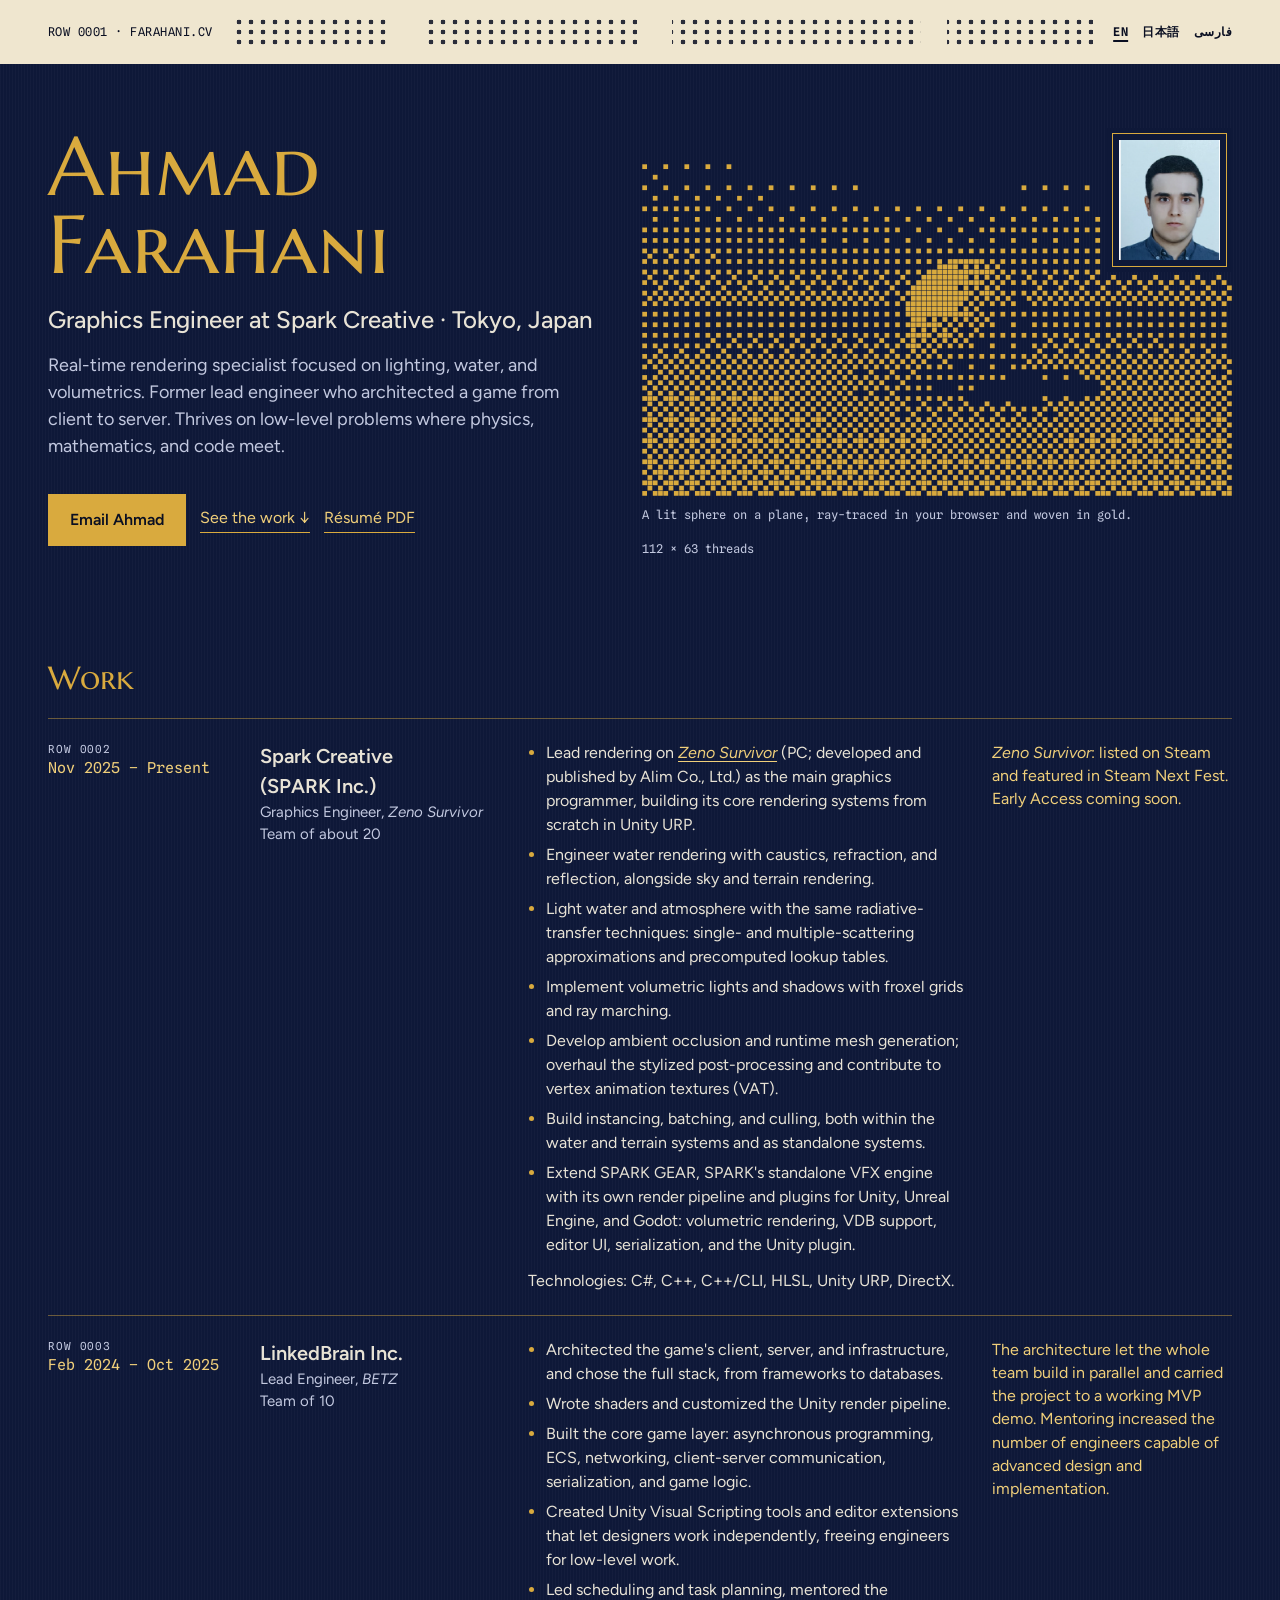
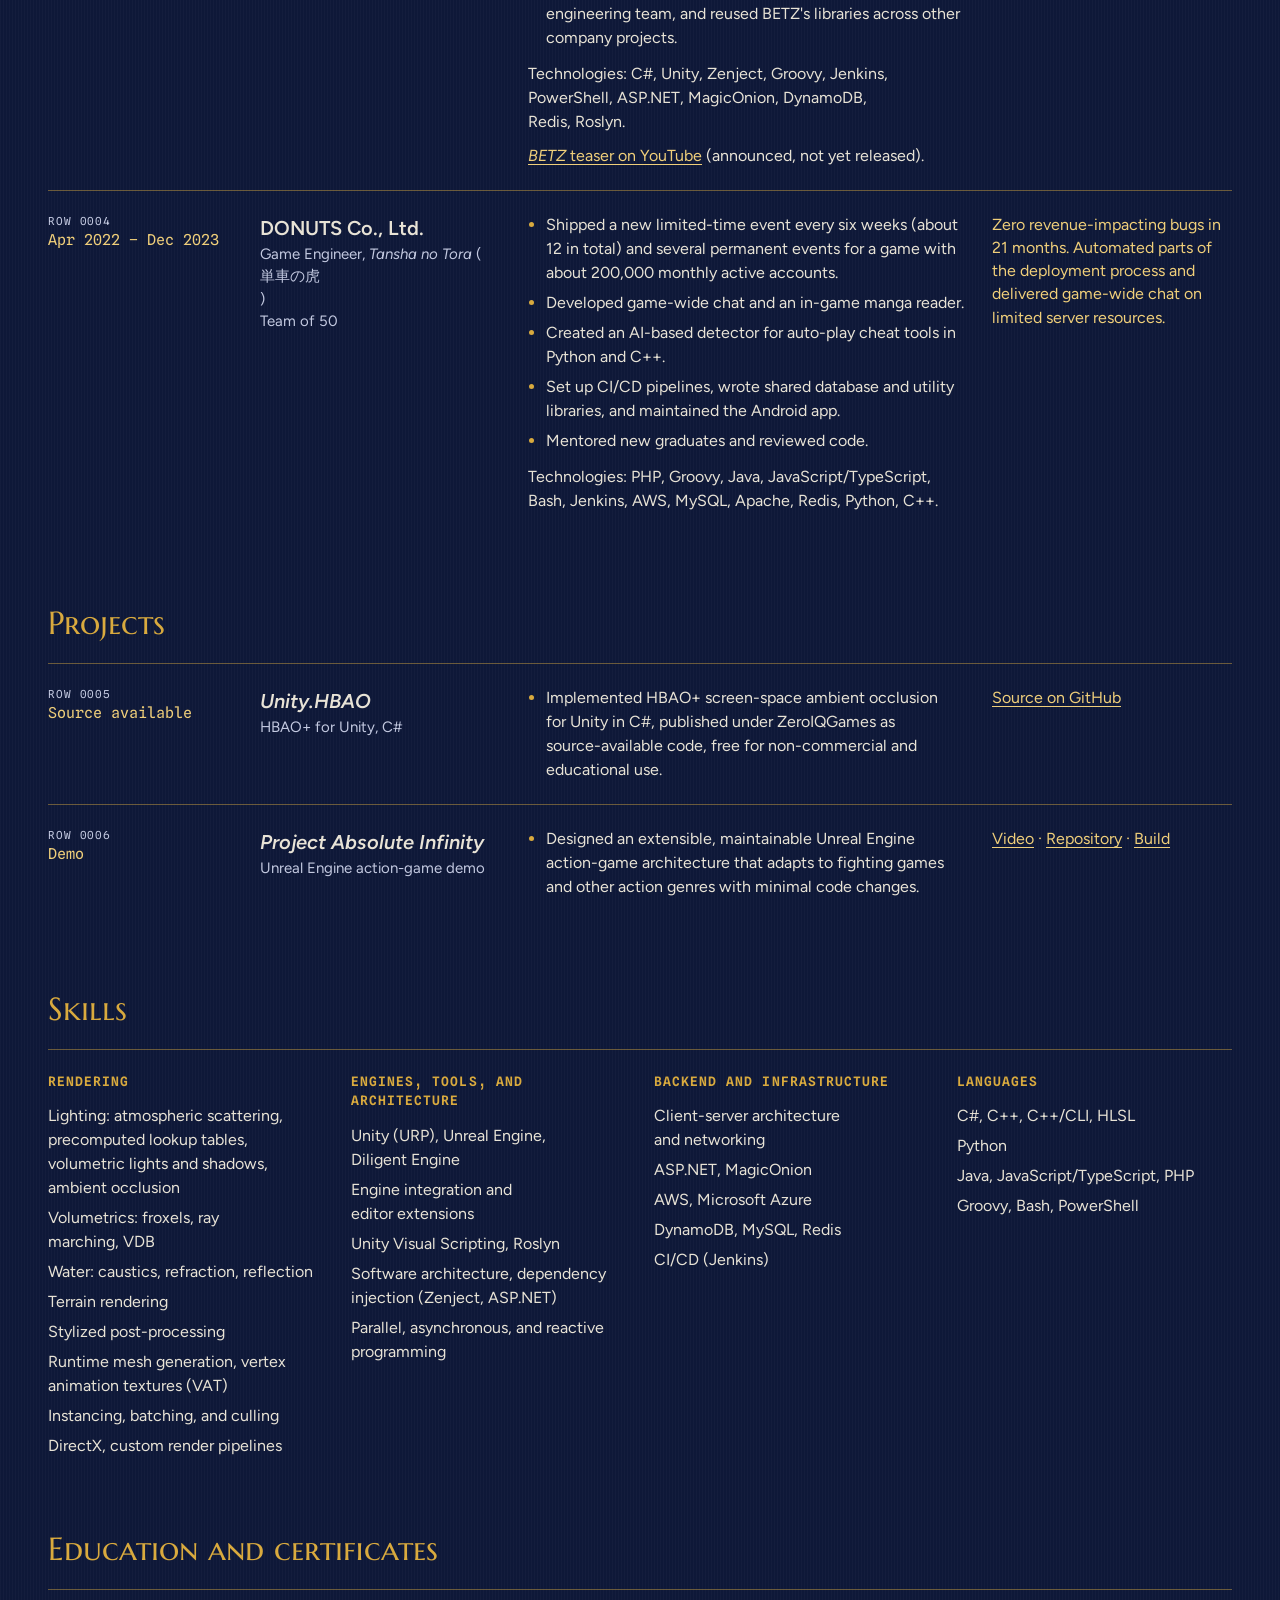
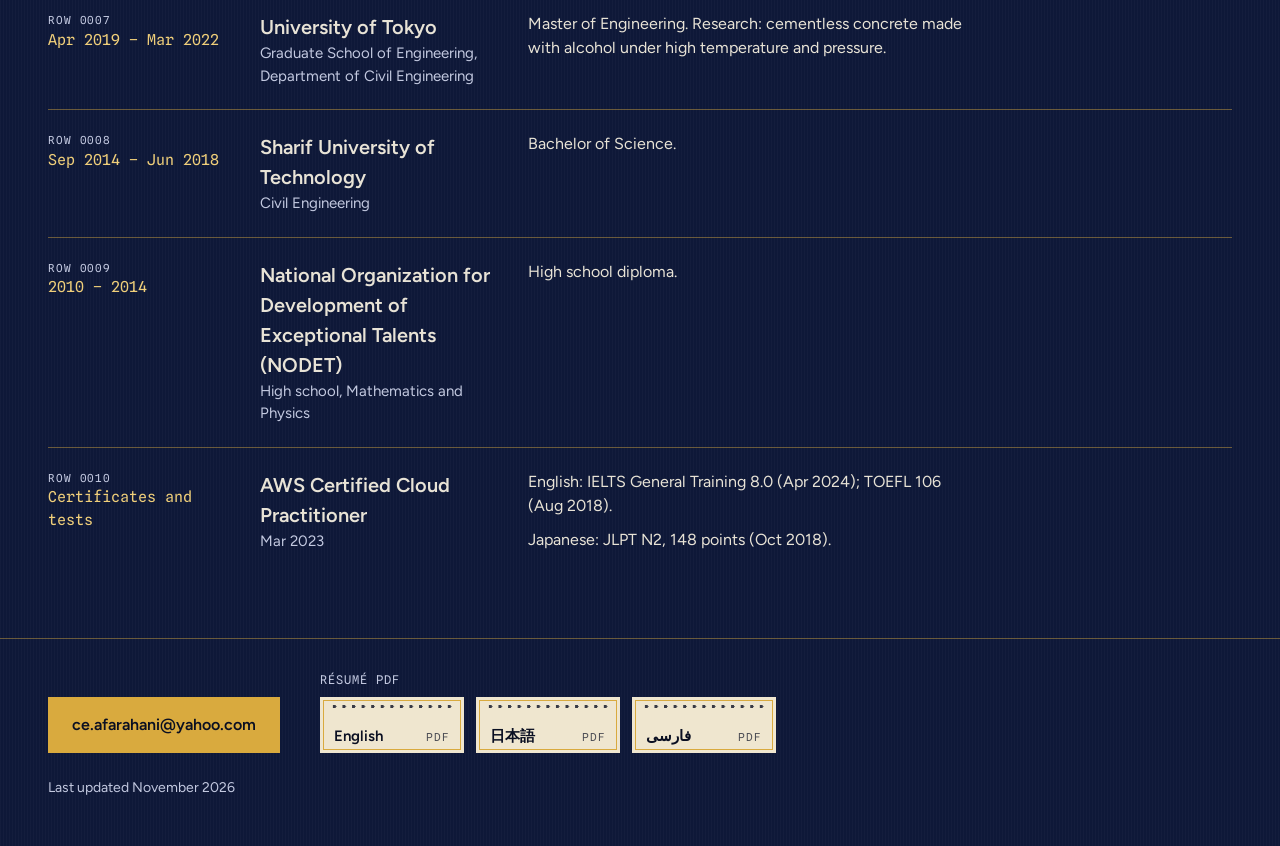
<file: index.html>
<!doctype html>
<html lang="en">
<head>
<meta charset="utf-8">
<meta name="viewport" content="width=device-width, initial-scale=1">
<title>Ahmad Farahani — Graphics Engineer</title>
<meta name="description" content="Ahmad Farahani, graphics engineer at Spark Creative. Real-time rendering, engine and R&D work.">
<link rel="preconnect" href="https://fonts.googleapis.com">
<link rel="preconnect" href="https://fonts.gstatic.com" crossorigin>
<link href="https://fonts.googleapis.com/css2?family=Marcellus+SC&family=Spline+Sans+Mono:wght@400;600&family=Figtree:wght@400;500;600&display=swap" rel="stylesheet">
<link rel="icon" href="favicon.svg" type="image/svg+xml">
<link rel="stylesheet" href="style.css?v=20261120e">
<noscript><style>.loom canvas, .loom figcaption { display: none; } .photo { position: static; }</style></noscript>
</head>
<body>

<header class="bar">
  <span class="bar-label">Row 0001 · Farahani.cv</span>
  <div class="holes" aria-hidden="true"></div>
  <nav class="lang" aria-label="Language">
    <a href="index.html" aria-current="page">EN</a>
    <a href="ja.html" lang="ja">日本語</a>
    <a href="fa.html" lang="fa">فارسی</a>
  </nav>
</header>

<main>

<section class="hero" id="top">
  <div class="hero-text">
    <h1>Ahmad<br>Farahani</h1>
    <p class="role">Graphics Engineer at Spark&nbsp;Creative · Tokyo,&nbsp;Japan</p>
    <p class="hook">Real-time rendering specialist focused on lighting, water, and volumetrics. Former lead engineer who architected a game from client to server. Thrives on low-level problems where physics, mathematics, and code meet.</p>
    <p class="act">
      <a class="btn" href="mailto:ce.afarahani@yahoo.com">Email Ahmad</a>
      <a class="ghost" href="#work">See the work ↓</a>
      <a class="ghost" href="pdf/Ahmad-Farahani-Resume-EN.pdf">Résumé PDF</a>
    </p>
  </div>
  <figure class="loom">
    <canvas id="weave" width="1120" height="630" aria-hidden="true"></canvas>
    <img class="photo" src="photo.png" alt="Ahmad Farahani" width="125" height="149">
    <figcaption>
      <span>A lit sphere on a plane, ray-traced in your browser and woven in gold.</span>
      <span>112 × 63 threads</span>
    </figcaption>
  </figure>
</section>

<section id="work">
  <h2>Work</h2>
  <div class="rows">
    <article class="row">
      <span class="when" dir="ltr">Nov&nbsp;2025 – Present</span>
      <div class="who">
        <b>Spark Creative (SPARK&nbsp;Inc.)</b>
        <span>Graphics Engineer, <i>Zeno Survivor</i></span>
        <span>Team of about 20</span>
      </div>
      <div class="what">
        <ul>
          <li>Lead rendering on <a href="https://store.steampowered.com/app/5105370/Zeno_Survivor/"><i>Zeno Survivor</i></a> (PC; developed and published by Alim Co., Ltd.) as the main graphics programmer, building its core rendering systems from scratch in Unity URP.</li>
          <li>Engineer water rendering with caustics, refraction, and reflection, alongside sky and terrain rendering.</li>
          <li>Light water and atmosphere with the same radiative-transfer techniques: single- and multiple-scattering approximations and precomputed lookup tables.</li>
          <li>Implement volumetric lights and shadows with froxel grids and ray marching.</li>
          <li>Develop ambient occlusion and runtime mesh generation; overhaul the stylized post-processing and contribute to vertex animation textures (VAT).</li>
          <li>Build instancing, batching, and culling, both within the water and terrain systems and as standalone systems.</li>
          <li>Extend SPARK GEAR, SPARK's standalone VFX engine with its own render pipeline and plugins for Unity, Unreal Engine, and Godot: volumetric rendering, VDB support, editor UI, serialization, and the Unity plugin.</li>
        </ul>
        <p>Technologies: C#, C++, C++/CLI, HLSL, Unity URP, DirectX.</p>
      </div>
      <p class="result"><i>Zeno Survivor</i>: listed on Steam and featured in Steam Next Fest. Early Access coming soon.</p>
    </article>
    <article class="row">
      <span class="when" dir="ltr">Feb&nbsp;2024 – Oct&nbsp;2025</span>
      <div class="who">
        <b>LinkedBrain Inc.</b>
        <span>Lead Engineer, <i>BETZ</i></span>
        <span>Team of 10</span>
      </div>
      <div class="what">
        <ul>
          <li>Architected the game's client, server, and infrastructure, and chose the full stack, from frameworks to databases.</li>
          <li>Wrote shaders and customized the Unity render pipeline.</li>
          <li>Built the core game layer: asynchronous programming, ECS, networking, client-server communication, serialization, and game logic.</li>
          <li>Created Unity Visual Scripting tools and editor extensions that let designers work independently, freeing engineers for low-level work.</li>
          <li>Led scheduling and task planning, mentored the engineering team, and reused BETZ's libraries across other company projects.</li>
        </ul>
        <p>Technologies: C#, Unity, Zenject, Groovy, Jenkins, PowerShell, ASP.NET, MagicOnion, DynamoDB, Redis, Roslyn.</p>
        <p><a href="https://www.youtube.com/watch?v=dxK6rImEeg4"><i>BETZ</i> teaser on YouTube</a> (announced, not yet released).</p>
      </div>
      <p class="result">The architecture let the whole team build in parallel and carried the project to a working MVP demo. Mentoring increased the number of engineers capable of advanced design and implementation.</p>
    </article>
    <article class="row">
      <span class="when" dir="ltr">Apr&nbsp;2022 – Dec&nbsp;2023</span>
      <div class="who">
        <b>DONUTS Co., Ltd.</b>
        <span>Game Engineer, <i>Tansha no Tora</i> (<span class="nw">単車の虎</span>)</span>
        <span>Team of 50</span>
      </div>
      <div class="what">
        <ul>
          <li>Shipped a new limited-time event every six weeks (about 12 in total) and several permanent events for a game with about 200,000 monthly active accounts.</li>
          <li>Developed game-wide chat and an in-game manga reader.</li>
          <li>Created an AI-based detector for auto-play cheat tools in Python and C++.</li>
          <li>Set up CI/CD pipelines, wrote shared database and utility libraries, and maintained the Android app.</li>
          <li>Mentored new graduates and reviewed code.</li>
        </ul>
        <p>Technologies: PHP, Groovy, Java, JavaScript/TypeScript, Bash, Jenkins, AWS, MySQL, Apache, Redis, Python, C++.</p>
      </div>
      <p class="result">Zero revenue-impacting bugs in 21 months. Automated parts of the deployment process and delivered game-wide chat on limited server resources.</p>
    </article>
  </div>
</section>

<section id="projects">
  <h2>Projects</h2>
  <div class="rows projects">
    <article class="row">
      <span class="when" dir="ltr">Source available</span>
      <div class="who">
        <b><i>Unity.HBAO</i></b>
        <span>HBAO+ for Unity, C#</span>
      </div>
      <div class="what">
        <ul>
          <li>Implemented HBAO+ screen-space ambient occlusion for Unity in C#, published under ZeroIQGames as source-available code, free for non-commercial and educational use.</li>
        </ul>
      </div>
      <p class="result"><a href="https://github.com/ZeroIQGames/Unity.HBAO">Source on GitHub</a></p>
    </article>
    <article class="row">
      <span class="when" dir="ltr">Demo</span>
      <div class="who">
        <b><i>Project Absolute Infinity</i></b>
        <span>Unreal Engine action-game demo</span>
      </div>
      <div class="what">
        <ul>
          <li>Designed an extensible, maintainable Unreal Engine action-game architecture that adapts to fighting games and other action genres with minimal code changes.</li>
        </ul>
      </div>
      <p class="result"><a href="https://www.youtube.com/watch?v=-jWhDL1kAXA">Video</a> · <a href="https://dev.azure.com/BKCo-Games/Project-Absolute-Infinity/_git/Project-Absolute-Infinity">Repository</a> · <a href="https://drive.google.com/file/d/1bX-0slDjJbRx-vKBruGzmFWopldHezax/view">Build</a></p>
    </article>
  </div>
</section>

<section id="skills">
  <h2>Skills</h2>
  <div class="skills">
    <div>
      <h3>Rendering</h3>
      <ul>
        <li>Lighting: atmospheric scattering, precomputed lookup tables, volumetric lights and shadows, ambient occlusion</li>
        <li>Volumetrics: froxels, ray marching, VDB</li>
        <li>Water: caustics, refraction, reflection</li>
        <li>Terrain rendering</li>
        <li>Stylized post-processing</li>
        <li>Runtime mesh generation, vertex animation textures (VAT)</li>
        <li>Instancing, batching, and culling</li>
        <li>DirectX, custom render pipelines</li>
      </ul>
    </div>
    <div>
      <h3>Engines, tools, and architecture</h3>
      <ul>
        <li>Unity (URP), Unreal Engine, Diligent Engine</li>
        <li>Engine integration and editor extensions</li>
        <li>Unity Visual Scripting, Roslyn</li>
        <li>Software architecture, dependency injection (Zenject, ASP.NET)</li>
        <li>Parallel, asynchronous, and reactive programming</li>
      </ul>
    </div>
    <div>
      <h3>Backend and infrastructure</h3>
      <ul>
        <li>Client-server architecture and networking</li>
        <li>ASP.NET, MagicOnion</li>
        <li>AWS, Microsoft Azure</li>
        <li>DynamoDB, MySQL, Redis</li>
        <li>CI/CD (Jenkins)</li>
      </ul>
    </div>
    <div>
      <h3>Languages</h3>
      <ul>
        <li>C#, C++, C++/CLI, HLSL</li>
        <li>Python</li>
        <li>Java, JavaScript/<wbr>TypeScript, PHP</li>
        <li>Groovy, Bash, PowerShell</li>
      </ul>
    </div>
  </div>
</section>

<section id="education">
  <h2>Education and certificates</h2>
  <div class="rows">
    <article class="row">
      <span class="when" dir="ltr">Apr&nbsp;2019 – Mar&nbsp;2022</span>
      <div class="who">
        <b>University of Tokyo</b>
        <span>Graduate School of Engineering, Department of Civil Engineering</span>
      </div>
      <div class="what">
        <p>Master of Engineering. Research: cementless concrete made with alcohol under high temperature and pressure.</p>
      </div>
    </article>
    <article class="row">
      <span class="when" dir="ltr">Sep&nbsp;2014 – Jun&nbsp;2018</span>
      <div class="who">
        <b>Sharif University of Technology</b>
        <span>Civil Engineering</span>
      </div>
      <div class="what">
        <p>Bachelor of Science.</p>
      </div>
    </article>
    <article class="row">
      <span class="when" dir="ltr">2010 – 2014</span>
      <div class="who">
        <b>National Organization for Development of Exceptional Talents (NODET)</b>
        <span>High school, Mathematics and Physics</span>
      </div>
      <div class="what">
        <p>High school diploma.</p>
      </div>
    </article>
    <article class="row">
      <span class="when" dir="ltr">Certificates and tests</span>
      <div class="who">
        <b>AWS Certified Cloud Practitioner</b>
        <span><span dir="ltr">Mar 2023</span></span>
      </div>
      <div class="what">
        <p>English: IELTS General Training 8.0 (<span dir="ltr">Apr 2024</span>); TOEFL 106 (<span dir="ltr">Aug 2018</span>).</p>
        <p>Japanese: JLPT N2, 148 points (<span dir="ltr">Oct 2018</span>).</p>
      </div>
    </article>
  </div>
</section>

</main>

<footer class="contact" id="contact">
  <div class="reach">
    <a class="btn" href="mailto:ce.afarahani@yahoo.com">ce.afarahani@yahoo.com</a>
    <div class="pdfs" role="group" aria-labelledby="pdf-label">
      <span class="pdf-label" id="pdf-label">Résumé PDF</span>
      <a class="pdf-card" href="pdf/Ahmad-Farahani-Resume-EN.pdf" lang="en"><span>English</span><span>PDF</span></a>
      <a class="pdf-card" href="pdf/Ahmad-Farahani-Resume-JA.pdf" lang="ja"><span>日本語</span><span>PDF</span></a>
      <a class="pdf-card" href="pdf/Ahmad-Farahani-Resume-FA.pdf" lang="fa"><span>فارسی</span><span>PDF</span></a>
    </div>
  </div>
  <p class="updated">Last updated November 2026</p>
</footer>

<script src="weave.js?v=20261120e" defer></script>
</body>
</html>
</file>
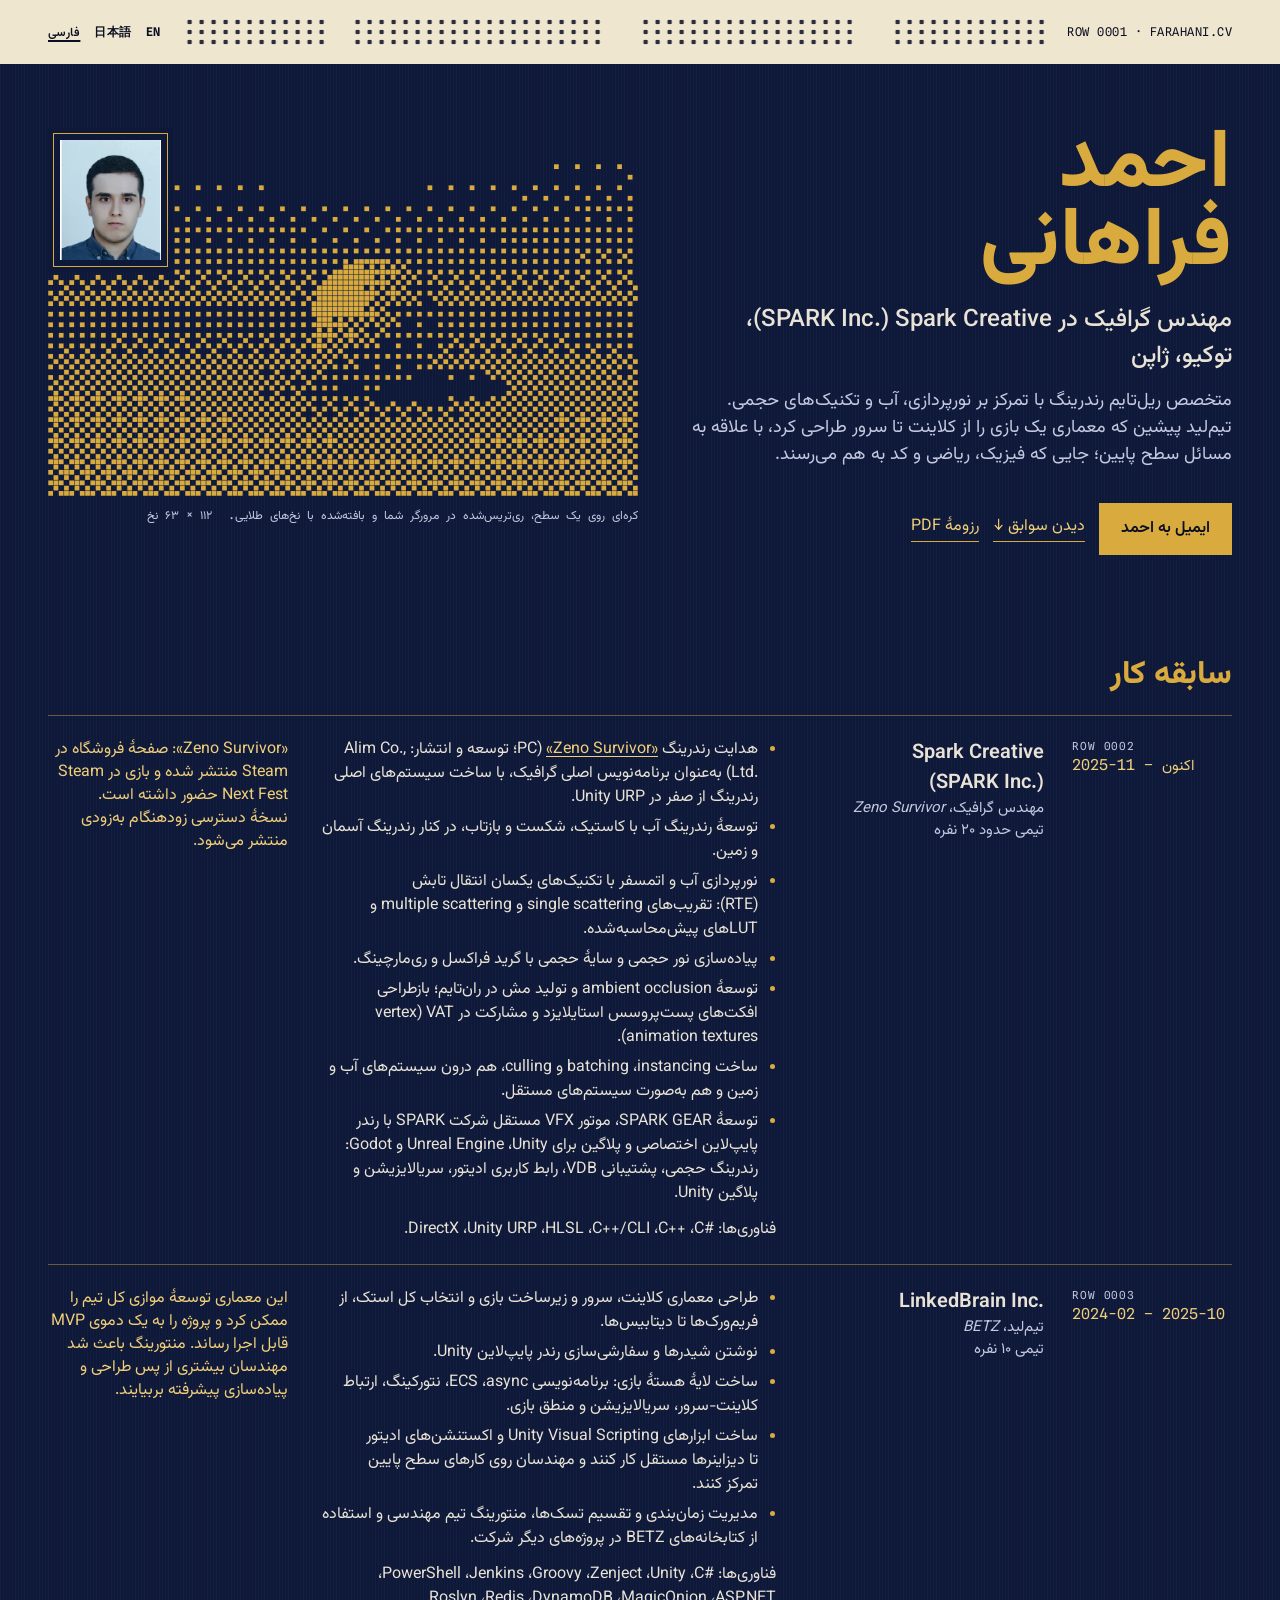
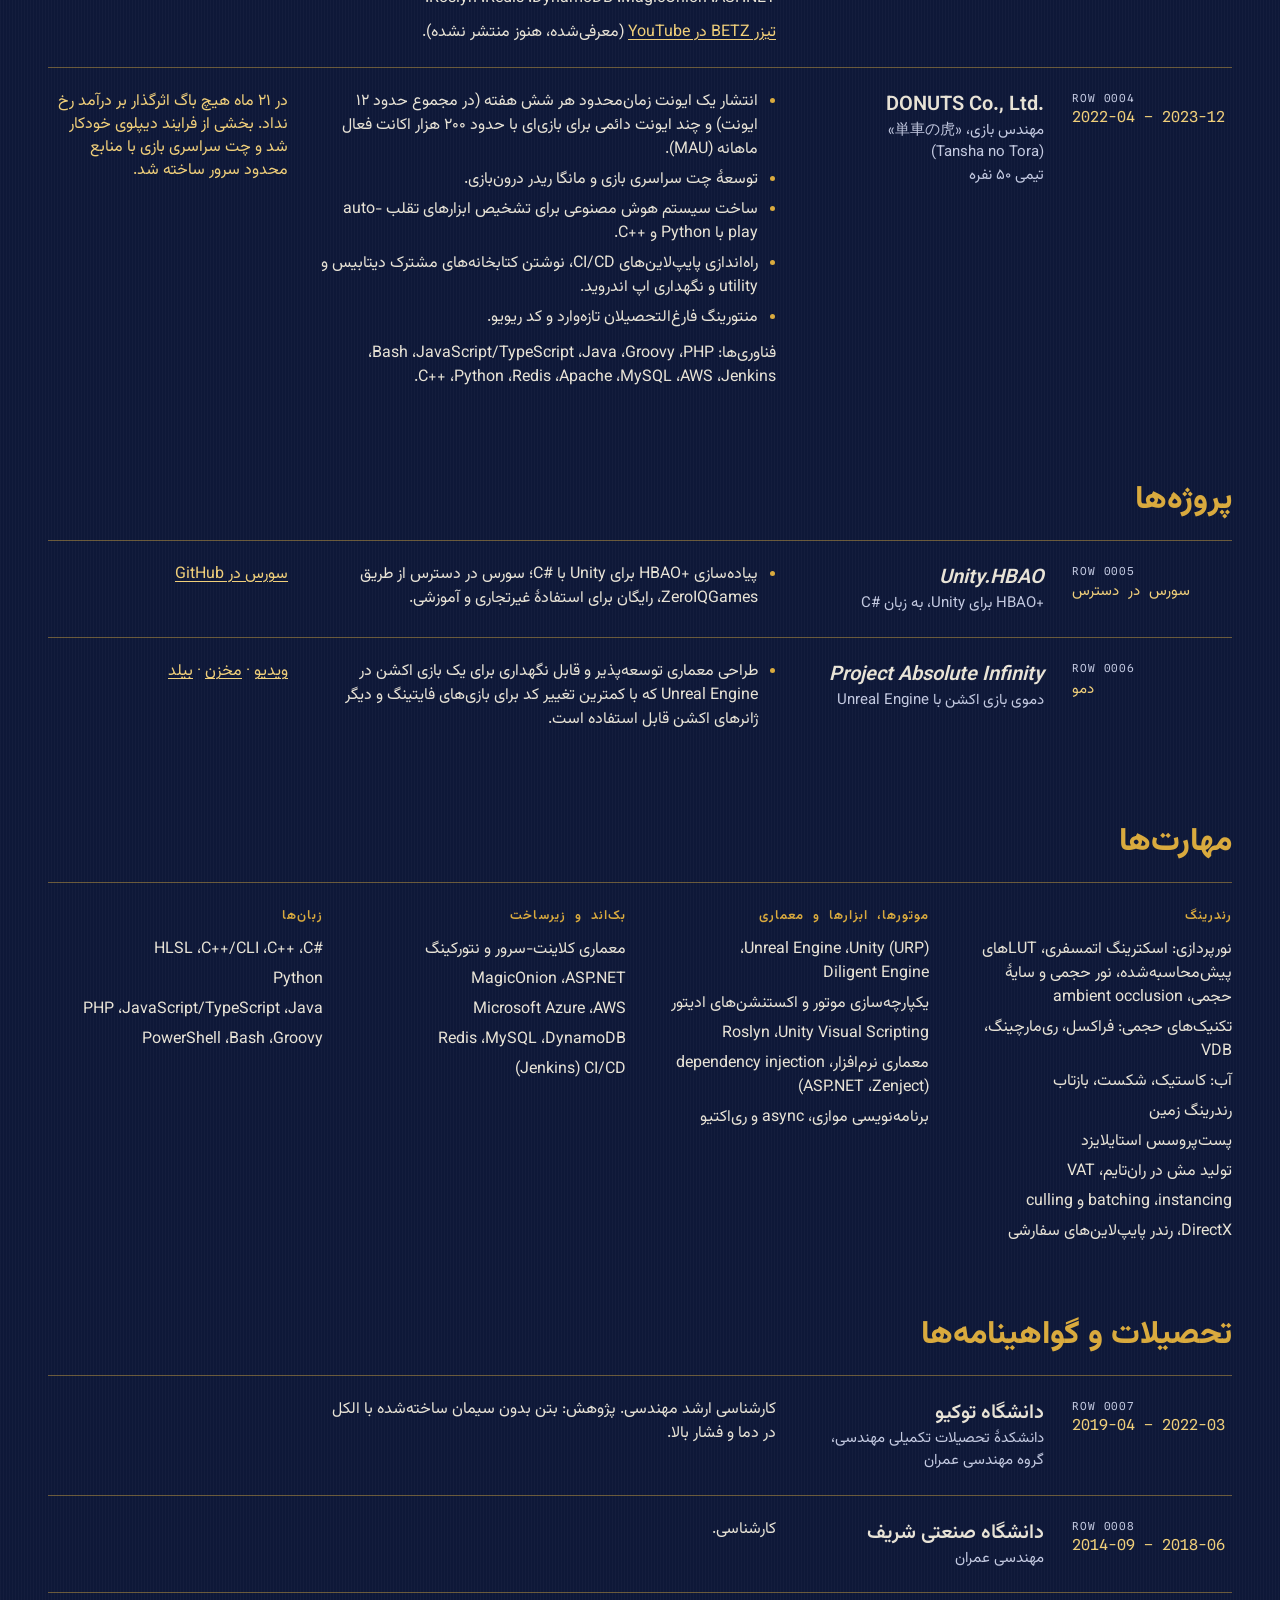
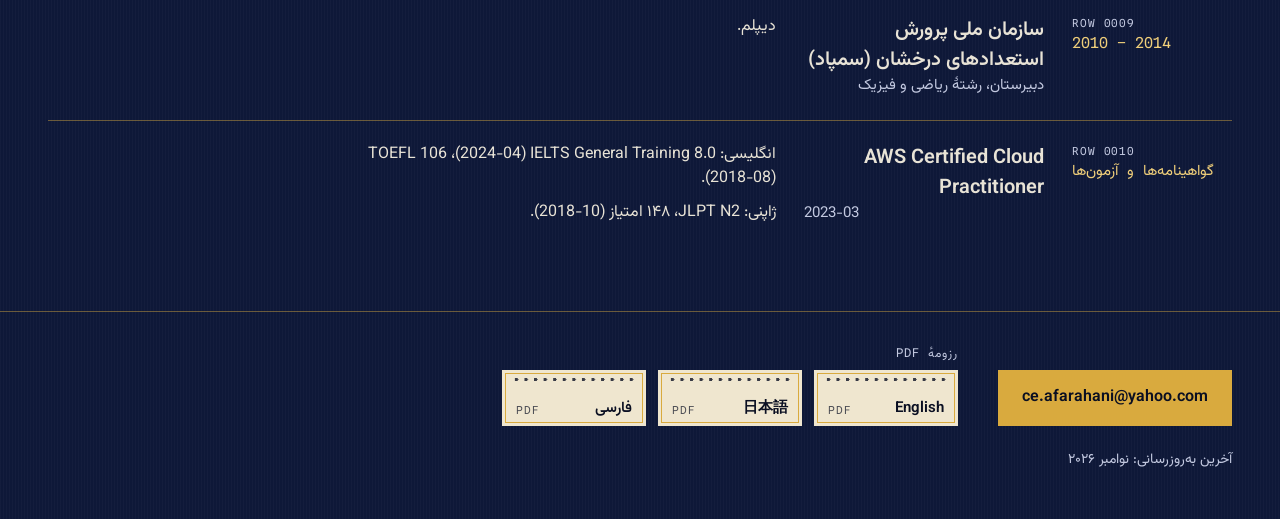
<file: fa.html>
<!doctype html>
<html lang="fa" dir="rtl">
<head>
<meta charset="utf-8">
<meta name="viewport" content="width=device-width, initial-scale=1">
<title>احمد فراهانی — مهندس گرافیک</title>
<meta name="description" content="احمد فراهانی، مهندس گرافیک در Spark Creative. ریل‌تایم رندرینگ، گیم انجین و R&amp;D.">
<link rel="preconnect" href="https://fonts.googleapis.com">
<link rel="preconnect" href="https://fonts.gstatic.com" crossorigin>
<link href="https://fonts.googleapis.com/css2?family=Marcellus+SC&family=Spline+Sans+Mono:wght@400;600&family=Figtree:wght@400;500;600&family=Vazirmatn:wght@400;600;800&display=swap" rel="stylesheet">
<link rel="icon" href="favicon.svg" type="image/svg+xml">
<link rel="stylesheet" href="style.css?v=20261120e">
<noscript><style>.loom canvas, .loom figcaption { display: none; } .photo { position: static; }</style></noscript>
</head>
<body>

<header class="bar">
  <span class="bar-label">Row 0001 · Farahani.cv</span>
  <div class="holes" aria-hidden="true"></div>
  <nav class="lang" aria-label="زبان">
    <a href="index.html" lang="en">EN</a>
    <a href="ja.html" lang="ja">日本語</a>
    <a href="fa.html" lang="fa" aria-current="page">فارسی</a>
  </nav>
</header>

<main>

<section class="hero" id="top">
  <div class="hero-text">
    <h1>احمد<br>فراهانی</h1>
    <p class="role">مهندس گرافیک در <bdi>Spark&nbsp;Creative</bdi> (<bdi>SPARK&nbsp;Inc.</bdi>)، توکیو، ژاپن</p>
    <p class="hook">متخصص ریل‌تایم رندرینگ با تمرکز بر نورپردازی، آب و تکنیک‌های حجمی. تیم‌لید پیشین که معماری یک بازی را از کلاینت تا سرور طراحی کرد، با علاقه به مسائل سطح پایین؛ جایی که فیزیک، ریاضی و کد به هم می‌رسند.</p>
    <p class="act">
      <a class="btn" href="mailto:ce.afarahani@yahoo.com">ایمیل به احمد</a>
      <a class="ghost" href="#work">دیدن سوابق ↓</a>
      <a class="ghost" href="pdf/Ahmad-Farahani-Resume-FA.pdf">رزومهٔ PDF</a>
    </p>
  </div>
  <figure class="loom">
    <canvas id="weave" width="1120" height="630" aria-hidden="true"></canvas>
    <img class="photo" src="photo.png" alt="احمد فراهانی" width="125" height="149">
    <figcaption>
      <span>کره‌ای روی یک سطح، ری‌تریس‌شده در مرورگر شما و بافته‌شده با نخ‌های طلایی.</span>
      <span>۱۱۲ × ۶۳ نخ</span>
    </figcaption>
  </figure>
</section>

<section id="work">
  <h2>سابقه کار</h2>
  <div class="rows">
    <article class="row">
      <span class="when" dir="ltr">2025-11 – اکنون</span>
      <div class="who">
        <b><bdi>Spark Creative</bdi> (<bdi>SPARK&nbsp;Inc.</bdi>)</b>
        <span>مهندس گرافیک، <bdi><i>Zeno Survivor</i></bdi></span>
        <span>تیمی حدود ۲۰ نفره</span>
      </div>
      <div class="what">
        <ul>
          <li>هدایت رندرینگ <a href="https://store.steampowered.com/app/5105370/Zeno_Survivor/">«<bdi>Zeno Survivor</bdi>»</a> (<bdi>PC</bdi>؛ توسعه و انتشار: <bdi>Alim Co., Ltd.</bdi>) به‌عنوان برنامه‌نویس اصلی گرافیک، با ساخت سیستم‌های اصلی رندرینگ از صفر در <bdi>Unity URP</bdi>.</li>
          <li>توسعهٔ رندرینگ آب با کاستیک، شکست و بازتاب، در کنار رندرینگ آسمان و زمین.</li>
          <li>نورپردازی آب و اتمسفر با تکنیک‌های یکسان انتقال تابش (<bdi>RTE</bdi>): تقریب‌های <bdi>single scattering</bdi> و <bdi>multiple scattering</bdi> و <bdi>LUT</bdi>های پیش‌محاسبه‌شده.</li>
          <li>پیاده‌سازی نور حجمی و سایهٔ حجمی با گرید فراکسل و ری‌مارچینگ.</li>
          <li>توسعهٔ <bdi>ambient occlusion</bdi> و تولید مش در ران‌تایم؛ بازطراحی افکت‌های پست‌پروسس استایلایزد و مشارکت در <bdi>VAT</bdi> (<bdi>vertex animation textures</bdi>).</li>
          <li>ساخت <bdi>instancing</bdi>، <bdi>batching</bdi> و <bdi>culling</bdi>، هم درون سیستم‌های آب و زمین و هم به‌صورت سیستم‌های مستقل.</li>
          <li>توسعهٔ <bdi>SPARK GEAR</bdi>، موتور <bdi>VFX</bdi> مستقل شرکت <bdi>SPARK</bdi> با رندر پایپ‌لاین اختصاصی و پلاگین برای <bdi>Unity</bdi>، <bdi>Unreal Engine</bdi> و <bdi>Godot</bdi>: رندرینگ حجمی، پشتیبانی <bdi>VDB</bdi>، رابط کاربری ادیتور، سریالایزیشن و پلاگین <bdi>Unity</bdi>.</li>
        </ul>
        <p>فناوری‌ها: <bdi>C#</bdi>، <bdi>C++</bdi>، <bdi>C++/CLI</bdi>، <bdi>HLSL</bdi>، <bdi>Unity URP</bdi>، <bdi>DirectX</bdi>.</p>
      </div>
      <p class="result">«<bdi>Zeno Survivor</bdi>»: صفحهٔ فروشگاه در <bdi>Steam</bdi> منتشر شده و بازی در <bdi>Steam Next Fest</bdi> حضور داشته است. نسخهٔ دسترسی زودهنگام به‌زودی منتشر می‌شود.</p>
    </article>
    <article class="row">
      <span class="when" dir="ltr">2024-02 – 2025-10</span>
      <div class="who">
        <b><bdi>LinkedBrain Inc.</bdi></b>
        <span>تیم‌لید، <bdi><i>BETZ</i></bdi></span>
        <span>تیمی ۱۰ نفره</span>
      </div>
      <div class="what">
        <ul>
          <li>طراحی معماری کلاینت، سرور و زیرساخت بازی و انتخاب کل استک، از فریم‌ورک‌ها تا دیتابیس‌ها.</li>
          <li>نوشتن شیدرها و سفارشی‌سازی رندر پایپ‌لاین <bdi>Unity</bdi>.</li>
          <li>ساخت لایهٔ هستهٔ بازی: برنامه‌نویسی <bdi>async</bdi>، <bdi>ECS</bdi>، نتورکینگ، ارتباط کلاینت-سرور، سریالایزیشن و منطق بازی.</li>
          <li>ساخت ابزارهای <bdi>Unity Visual Scripting</bdi> و اکستنشن‌های ادیتور تا دیزاینرها مستقل کار کنند و مهندسان روی کارهای سطح پایین تمرکز کنند.</li>
          <li>مدیریت زمان‌بندی و تقسیم تسک‌ها، منتورینگ تیم مهندسی و استفاده از کتابخانه‌های <bdi>BETZ</bdi> در پروژه‌های دیگر شرکت.</li>
        </ul>
        <p>فناوری‌ها: <bdi>C#</bdi>، <bdi>Unity</bdi>، <bdi>Zenject</bdi>، <bdi>Groovy</bdi>، <bdi>Jenkins</bdi>، <bdi>PowerShell</bdi>، <bdi>ASP.NET</bdi>، <bdi>MagicOnion</bdi>، <bdi>DynamoDB</bdi>، <bdi>Redis</bdi>، <bdi>Roslyn</bdi>.</p>
        <p><a href="https://www.youtube.com/watch?v=dxK6rImEeg4">تیزر <bdi>BETZ</bdi> در <bdi>YouTube</bdi></a> (معرفی‌شده، هنوز منتشر نشده).</p>
      </div>
      <p class="result">این معماری توسعهٔ موازی کل تیم را ممکن کرد و پروژه را به یک دموی <bdi>MVP</bdi> قابل اجرا رساند. منتورینگ باعث شد مهندسان بیشتری از پس طراحی و پیاده‌سازی پیشرفته بربیایند.</p>
    </article>
    <article class="row">
      <span class="when" dir="ltr">2022-04 – 2023-12</span>
      <div class="who">
        <b><bdi>DONUTS Co., Ltd.</bdi></b>
        <span>مهندس بازی، «単車の虎» (<bdi>Tansha&nbsp;no&nbsp;Tora</bdi>)</span>
        <span>تیمی ۵۰ نفره</span>
      </div>
      <div class="what">
        <ul>
          <li>انتشار یک ایونت زمان‌محدود هر شش هفته (در مجموع حدود ۱۲ ایونت) و چند ایونت دائمی برای بازی‌ای با حدود ۲۰۰ هزار اکانت فعال ماهانه (<bdi>MAU</bdi>).</li>
          <li>توسعهٔ چت سراسری بازی و مانگا ریدر درون‌بازی.</li>
          <li>ساخت سیستم هوش مصنوعی برای تشخیص ابزارهای تقلب <bdi>auto-play</bdi> با <bdi>Python</bdi> و <bdi>C++</bdi>.</li>
          <li>راه‌اندازی پایپ‌لاین‌های <bdi>CI/CD</bdi>، نوشتن کتابخانه‌های مشترک دیتابیس و <bdi>utility</bdi> و نگهداری اپ اندروید.</li>
          <li>منتورینگ فارغ‌التحصیلان تازه‌وارد و کد ریویو.</li>
        </ul>
        <p>فناوری‌ها: <bdi>PHP</bdi>، <bdi>Groovy</bdi>، <bdi>Java</bdi>، <bdi>JavaScript/TypeScript</bdi>، <bdi>Bash</bdi>، <bdi>Jenkins</bdi>، <bdi>AWS</bdi>، <bdi>MySQL</bdi>، <bdi>Apache</bdi>، <bdi>Redis</bdi>، <bdi>Python</bdi>، <bdi>C++</bdi>.</p>
      </div>
      <p class="result">در ۲۱ ماه هیچ باگ اثرگذار بر درآمد رخ نداد. بخشی از فرایند دیپلوی خودکار شد و چت سراسری بازی با منابع محدود سرور ساخته شد.</p>
    </article>
  </div>
</section>

<section id="projects">
  <h2>پروژه‌ها</h2>
  <div class="rows projects">
    <article class="row">
      <span class="when" dir="ltr">سورس در دسترس</span>
      <div class="who">
        <b><bdi><i>Unity.HBAO</i></bdi></b>
        <span><bdi>HBAO+</bdi> برای <bdi>Unity</bdi>، به زبان <bdi>C#</bdi></span>
      </div>
      <div class="what">
        <ul>
          <li>پیاده‌سازی <bdi>HBAO+</bdi> برای <bdi>Unity</bdi> با <bdi>C#</bdi>؛ سورس در دسترس از طریق <bdi>ZeroIQGames</bdi>، رایگان برای استفادهٔ غیرتجاری و آموزشی.</li>
        </ul>
      </div>
      <p class="result"><a href="https://github.com/ZeroIQGames/Unity.HBAO">سورس در <bdi>GitHub</bdi></a></p>
    </article>
    <article class="row">
      <span class="when" dir="ltr">دمو</span>
      <div class="who">
        <b><bdi><i>Project Absolute Infinity</i></bdi></b>
        <span>دموی بازی اکشن با <bdi>Unreal Engine</bdi></span>
      </div>
      <div class="what">
        <ul>
          <li>طراحی معماری توسعه‌پذیر و قابل نگهداری برای یک بازی اکشن در <bdi>Unreal Engine</bdi> که با کمترین تغییر کد برای بازی‌های فایتینگ و دیگر ژانرهای اکشن قابل استفاده است.</li>
        </ul>
      </div>
      <p class="result"><a href="https://www.youtube.com/watch?v=-jWhDL1kAXA">ویدیو</a> · <a href="https://dev.azure.com/BKCo-Games/Project-Absolute-Infinity/_git/Project-Absolute-Infinity">مخزن</a> · <a href="https://drive.google.com/file/d/1bX-0slDjJbRx-vKBruGzmFWopldHezax/view">بیلد</a></p>
    </article>
  </div>
</section>

<section id="skills">
  <h2>مهارت‌ها</h2>
  <div class="skills">
    <div>
      <h3>رندرینگ</h3>
      <ul>
        <li>نورپردازی: اسکترینگ اتمسفری، <bdi>LUT</bdi>های پیش‌محاسبه‌شده، نور حجمی و سایهٔ حجمی، <bdi>ambient occlusion</bdi></li>
        <li>تکنیک‌های حجمی: فراکسل، ری‌مارچینگ، <bdi>VDB</bdi></li>
        <li>آب: کاستیک، شکست، بازتاب</li>
        <li>رندرینگ زمین</li>
        <li>پست‌پروسس استایلایزد</li>
        <li>تولید مش در ران‌تایم، <bdi>VAT</bdi></li>
        <li><bdi>instancing</bdi>، <bdi>batching</bdi> و <bdi>culling</bdi></li>
        <li><bdi>DirectX</bdi>، رندر پایپ‌لاین‌های سفارشی</li>
      </ul>
    </div>
    <div>
      <h3>موتورها، ابزارها و معماری</h3>
      <ul>
        <li><bdi>Unity (URP)</bdi>، <bdi>Unreal Engine</bdi>، <bdi>Diligent Engine</bdi></li>
        <li>یکپارچه‌سازی موتور و اکستنشن‌های ادیتور</li>
        <li><bdi>Unity Visual Scripting</bdi>، <bdi>Roslyn</bdi></li>
        <li>معماری نرم‌افزار، <bdi>dependency injection</bdi> (<bdi>Zenject</bdi>، <bdi>ASP.NET</bdi>)</li>
        <li>برنامه‌نویسی موازی، <bdi>async</bdi> و ری‌اکتیو</li>
      </ul>
    </div>
    <div>
      <h3>بک‌اند و زیرساخت</h3>
      <ul>
        <li>معماری کلاینت-سرور و نتورکینگ</li>
        <li><bdi>ASP.NET</bdi>، <bdi>MagicOnion</bdi></li>
        <li><bdi>AWS</bdi>، <bdi>Microsoft Azure</bdi></li>
        <li><bdi>DynamoDB</bdi>، <bdi>MySQL</bdi>، <bdi>Redis</bdi></li>
        <li><bdi>CI/CD</bdi> (<bdi>Jenkins</bdi>)</li>
      </ul>
    </div>
    <div>
      <h3>زبان‌ها</h3>
      <ul>
        <li><bdi>C#</bdi>، <bdi>C++</bdi>، <bdi>C++/CLI</bdi>، <bdi>HLSL</bdi></li>
        <li><bdi>Python</bdi></li>
        <li><bdi>Java</bdi>، <bdi>JavaScript/<wbr>TypeScript</bdi>، <bdi>PHP</bdi></li>
        <li><bdi>Groovy</bdi>، <bdi>Bash</bdi>، <bdi>PowerShell</bdi></li>
      </ul>
    </div>
  </div>
</section>

<section id="education">
  <h2>تحصیلات و گواهینامه‌ها</h2>
  <div class="rows">
    <article class="row">
      <span class="when" dir="ltr">2019-04 – 2022-03</span>
      <div class="who">
        <b>دانشگاه توکیو</b>
        <span>دانشکدهٔ تحصیلات تکمیلی مهندسی، گروه مهندسی عمران</span>
      </div>
      <div class="what">
        <p>کارشناسی ارشد مهندسی. پژوهش: بتن بدون سیمان ساخته‌شده با الکل در دما و فشار بالا.</p>
      </div>
    </article>
    <article class="row">
      <span class="when" dir="ltr">2014-09 – 2018-06</span>
      <div class="who">
        <b>دانشگاه صنعتی شریف</b>
        <span>مهندسی عمران</span>
      </div>
      <div class="what">
        <p>کارشناسی.</p>
      </div>
    </article>
    <article class="row">
      <span class="when" dir="ltr">2010 – 2014</span>
      <div class="who">
        <b>سازمان ملی پرورش استعدادهای درخشان (سمپاد)</b>
        <span>دبیرستان، رشتهٔ ریاضی و فیزیک</span>
      </div>
      <div class="what">
        <p>دیپلم.</p>
      </div>
    </article>
    <article class="row">
      <span class="when" dir="ltr">گواهینامه‌ها و آزمون‌ها</span>
      <div class="who">
        <b><bdi>AWS Certified Cloud Practitioner</bdi></b>
        <span><span dir="ltr">2023-03</span></span>
      </div>
      <div class="what">
        <p>انگلیسی: <bdi>IELTS General Training 8.0</bdi> (<span dir="ltr">2024-04</span>)، <bdi>TOEFL 106</bdi> (<span dir="ltr">2018-08</span>).</p>
        <p>ژاپنی: <bdi>JLPT N2</bdi>، ۱۴۸ امتیاز (<span dir="ltr">2018-10</span>).</p>
      </div>
    </article>
  </div>
</section>

</main>

<footer class="contact" id="contact">
  <div class="reach">
    <a class="btn" href="mailto:ce.afarahani@yahoo.com"><span dir="ltr">ce.afarahani@yahoo.com</span></a>
    <div class="pdfs" role="group" aria-labelledby="pdf-label">
      <span class="pdf-label" id="pdf-label">رزومهٔ PDF</span>
      <a class="pdf-card" href="pdf/Ahmad-Farahani-Resume-EN.pdf" lang="en"><span>English</span><span>PDF</span></a>
      <a class="pdf-card" href="pdf/Ahmad-Farahani-Resume-JA.pdf" lang="ja"><span>日本語</span><span>PDF</span></a>
      <a class="pdf-card" href="pdf/Ahmad-Farahani-Resume-FA.pdf" lang="fa"><span>فارسی</span><span>PDF</span></a>
    </div>
  </div>
  <p class="updated">آخرین به‌روزرسانی: نوامبر ۲۰۲۶</p>
</footer>

<script src="weave.js?v=20261120e" defer></script>
</body>
</html>
</file>
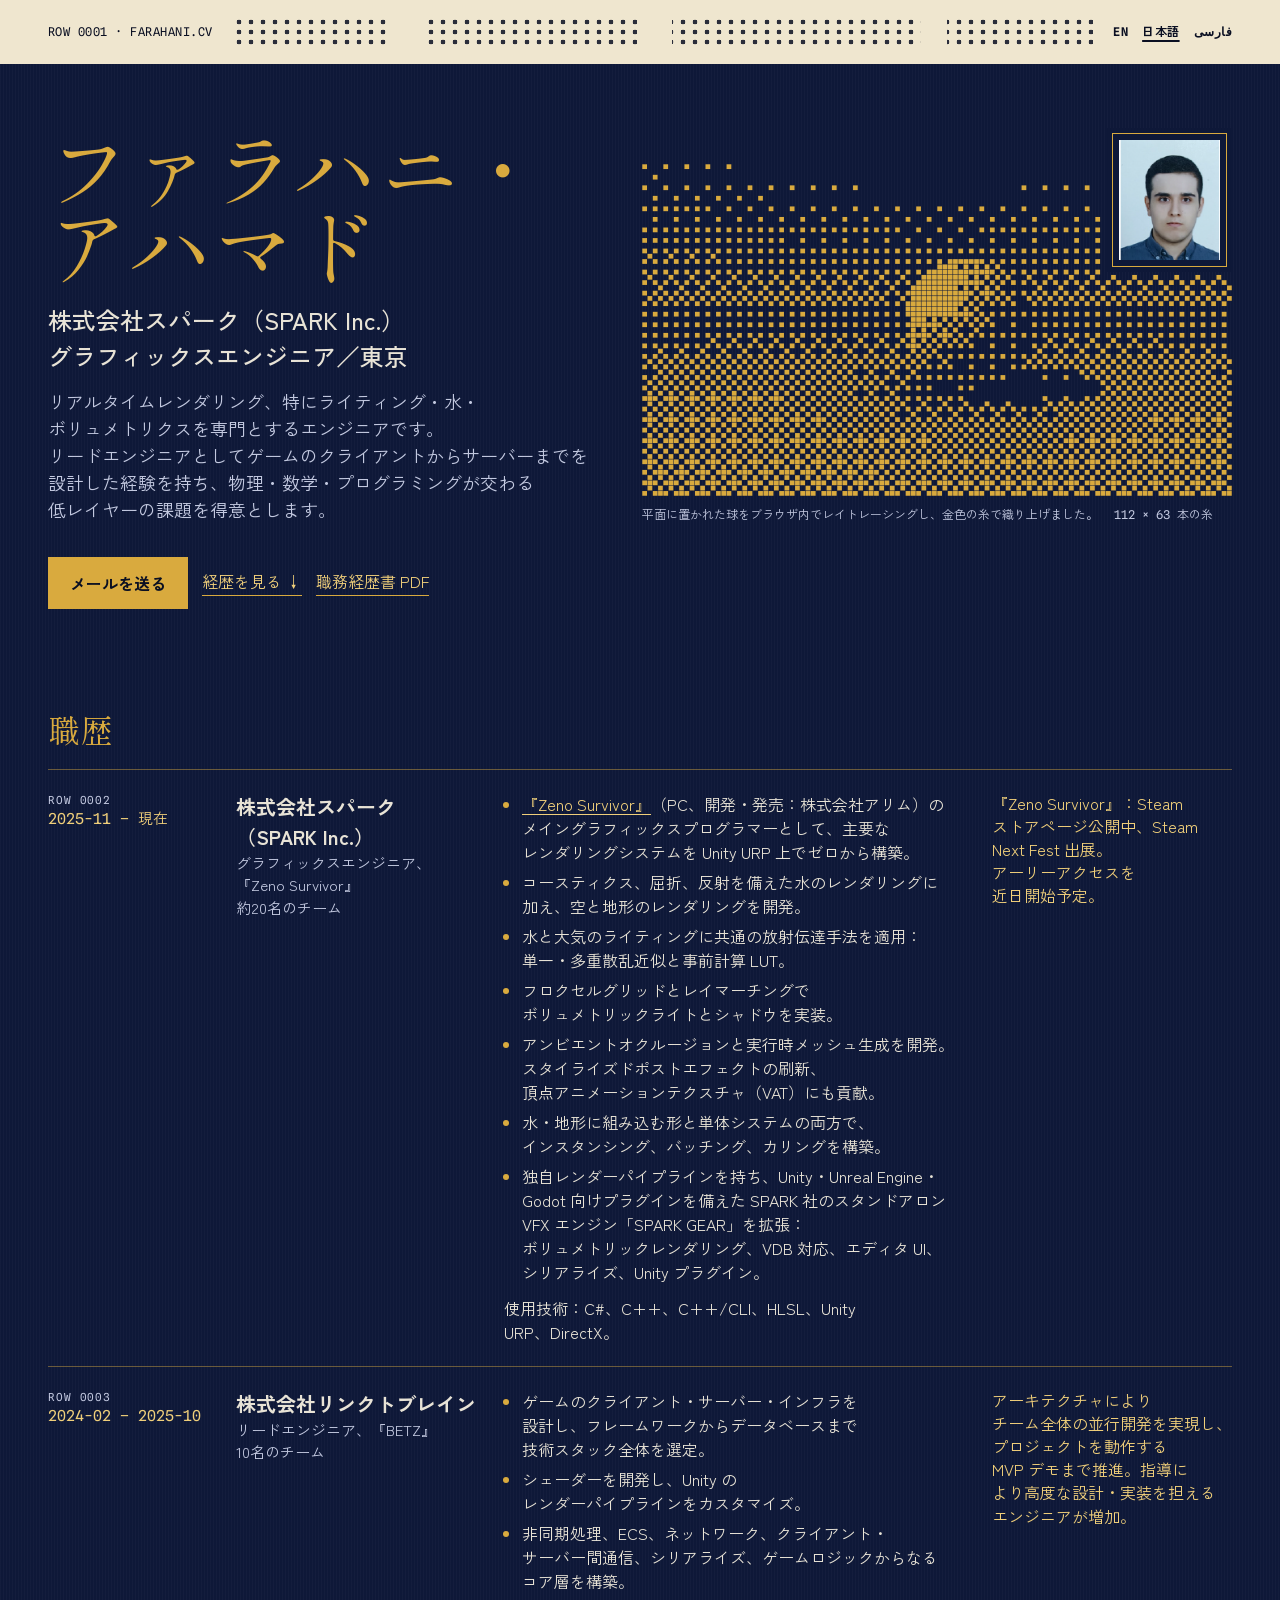
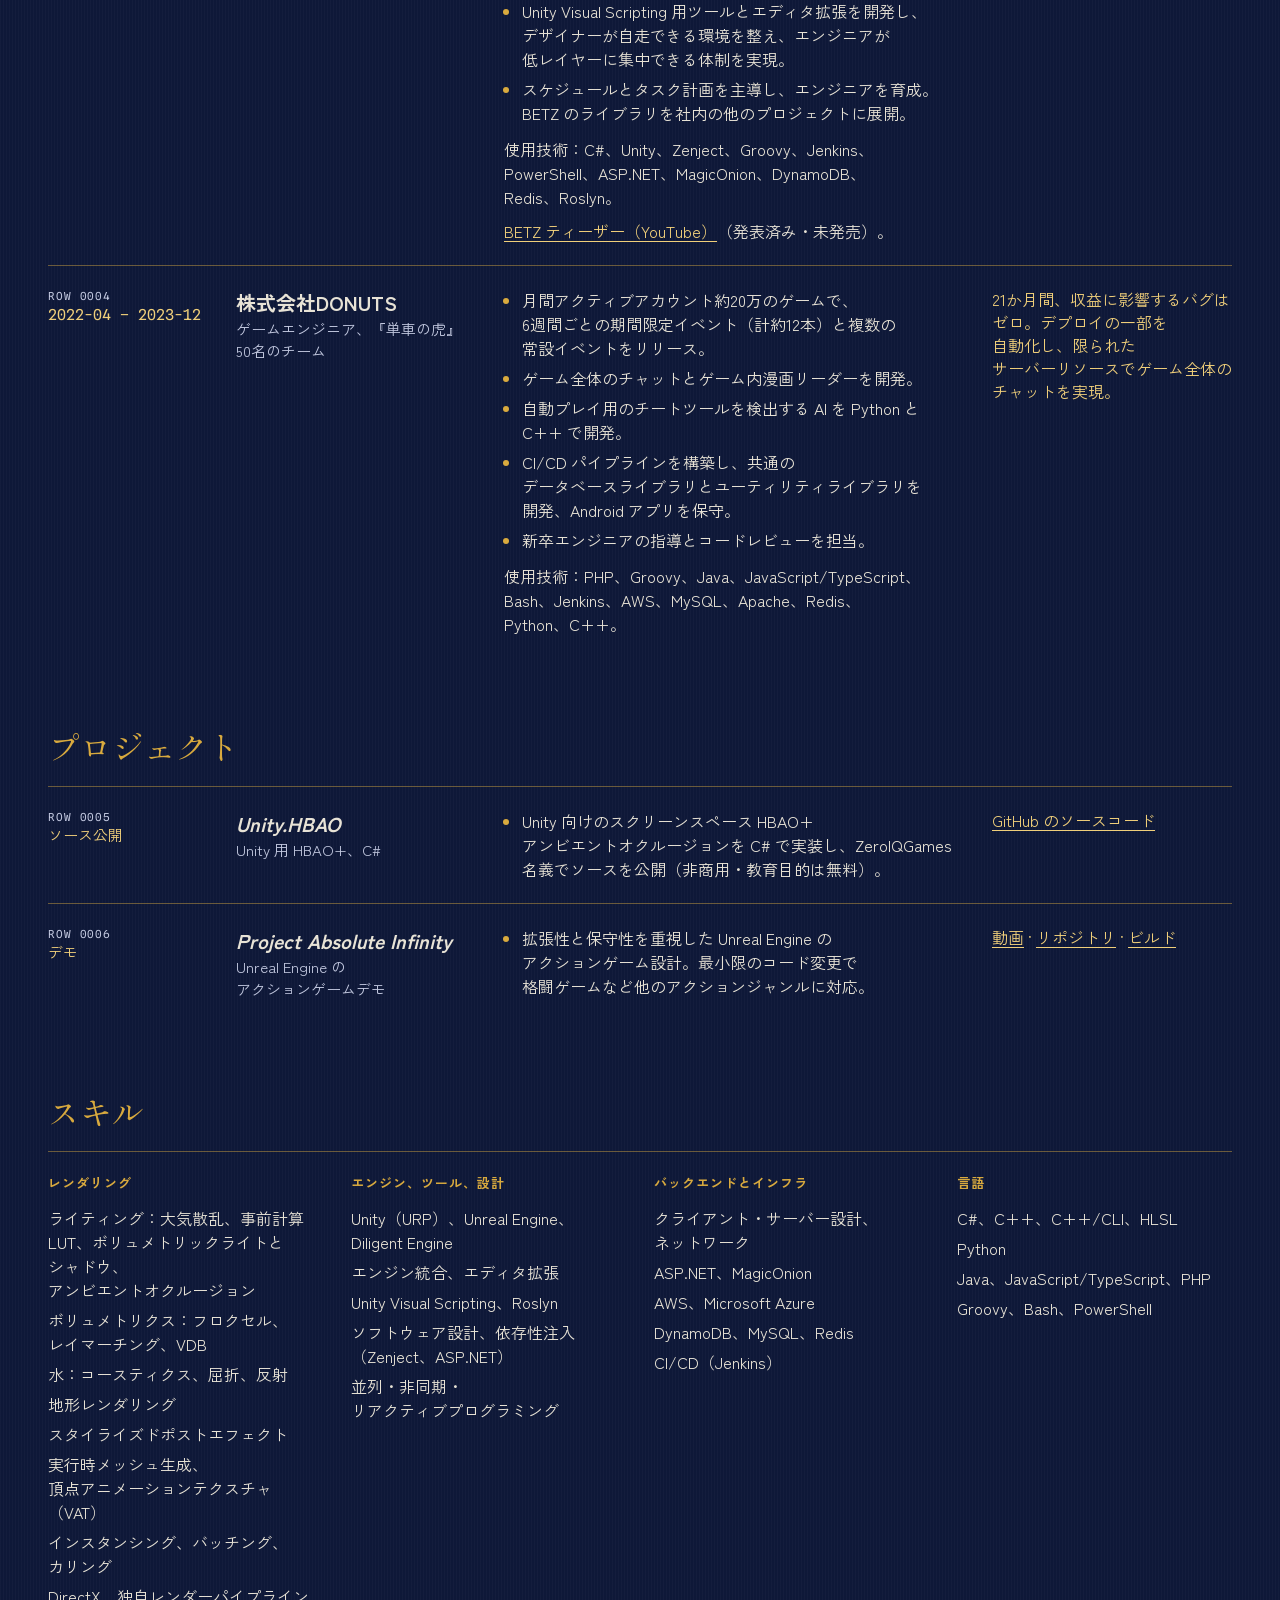
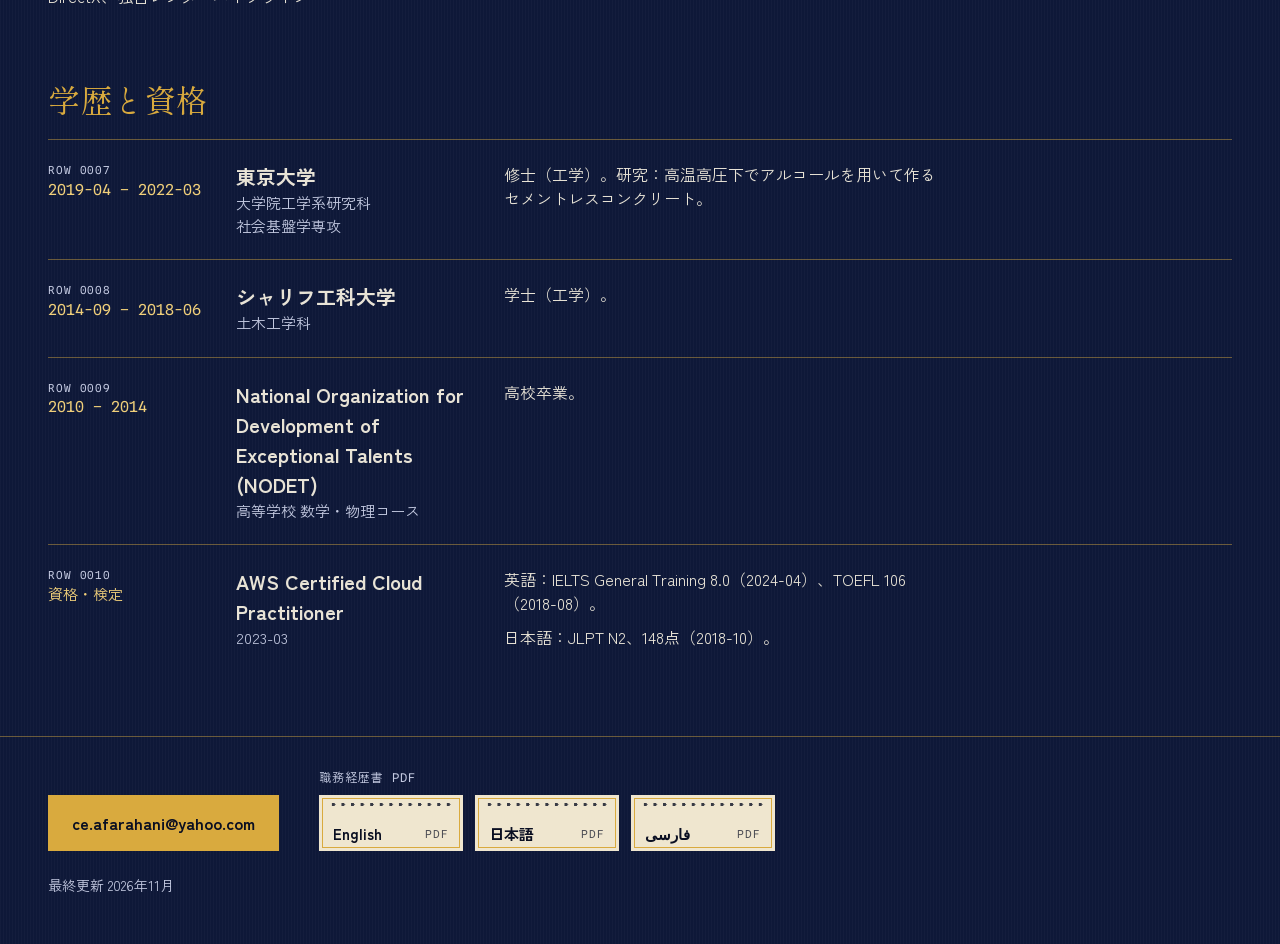
<file: ja.html>
<!doctype html>
<html lang="ja">
<head>
<meta charset="utf-8">
<meta name="viewport" content="width=device-width, initial-scale=1">
<title>ファラハニ・アハマド — グラフィックスエンジニア</title>
<meta name="description" content="ファラハニ・アハマド。株式会社スパーク（SPARK Inc.）のグラフィックスエンジニア。リアルタイムレンダリング、エンジン、R&Dの仕事。">
<link rel="preconnect" href="https://fonts.googleapis.com">
<link rel="preconnect" href="https://fonts.gstatic.com" crossorigin>
<link href="https://fonts.googleapis.com/css2?family=Marcellus+SC&family=Spline+Sans+Mono:wght@400;600&family=Figtree:wght@400;500;600&family=Zen+Kaku+Gothic+New:wght@400;700&family=Shippori+Mincho+B1:wght@700&display=swap" rel="stylesheet">
<link rel="icon" href="favicon.svg" type="image/svg+xml">
<link rel="stylesheet" href="style.css?v=20261120e">
<noscript><style>.loom canvas, .loom figcaption { display: none; } .photo { position: static; }</style></noscript>
</head>
<body>

<header class="bar">
  <span class="bar-label">Row 0001 · Farahani.cv</span>
  <div class="holes" aria-hidden="true"></div>
  <nav class="lang" aria-label="Language">
    <a href="index.html" lang="en">EN</a>
    <a href="ja.html" lang="ja" aria-current="page">日本語</a>
    <a href="fa.html" lang="fa">فارسی</a>
  </nav>
</header>

<main>

<section class="hero" id="top">
  <div class="hero-text">
    <h1>ファラハニ・<br>アハマド</h1>
    <p class="role">株式会社スパーク（SPARK Inc.）グラフィックスエンジニア／東京</p>
    <p class="hook">リアルタイムレンダリング、特にライティング・水・ボリュメトリクスを専門とするエンジニアです。リードエンジニアとしてゲームのクライアントからサーバーまでを設計した経験を持ち、物理・数学・プログラミングが交わる低レイヤーの課題を得意とします。</p>
    <p class="act">
      <a class="btn" href="mailto:ce.afarahani@yahoo.com">メールを送る</a>
      <a class="ghost" href="#work">経歴を見る ↓</a>
      <a class="ghost" href="pdf/Ahmad-Farahani-Resume-JA.pdf">職務経歴書 PDF</a>
    </p>
  </div>
  <figure class="loom">
    <canvas id="weave" width="1120" height="630" aria-hidden="true"></canvas>
    <img class="photo" src="photo.png" alt="ファラハニ・アハマド" width="125" height="149">
    <figcaption>
      <span>平面に置かれた球をブラウザ内でレイトレーシングし、金色の糸で織り上げました。</span>
      <span>112 × 63 本の糸</span>
    </figcaption>
  </figure>
</section>

<section id="work">
  <h2>職歴</h2>
  <div class="rows">
    <article class="row">
      <span class="when" dir="ltr">2025-11 – 現在</span>
      <div class="who">
        <b>株式会社スパーク（SPARK&nbsp;Inc.）</b>
        <span>グラフィックスエンジニア、『Zeno Survivor』</span>
        <span>約20名のチーム</span>
      </div>
      <div class="what">
        <ul>
          <li><a href="https://store.steampowered.com/app/5105370/Zeno_Survivor/">『Zeno Survivor』</a>（PC、開発・発売：株式会社アリム）のメイングラフィックスプログラマーとして、主要なレンダリングシステムを Unity URP 上でゼロから構築。</li>
          <li>コースティクス、屈折、反射を備えた水のレンダリングに加え、空と地形のレンダリングを開発。</li>
          <li>水と大気のライティングに共通の放射伝達手法を適用：単一・多重散乱近似と事前計算 LUT。</li>
          <li>フロクセルグリッドとレイマーチングでボリュメトリックライトとシャドウを実装。</li>
          <li>アンビエントオクルージョンと実行時メッシュ生成を開発。スタイライズドポストエフェクトの刷新、頂点アニメーションテクスチャ（VAT）にも貢献。</li>
          <li>水・地形に組み込む形と単体システムの両方で、インスタンシング、バッチング、カリングを構築。</li>
          <li>独自レンダーパイプラインを持ち、Unity・Unreal Engine・Godot 向けプラグインを備えた SPARK 社のスタンドアロン VFX エンジン「SPARK GEAR」を拡張：ボリュメトリックレンダリング、VDB 対応、エディタ UI、シリアライズ、Unity プラグイン。</li>
        </ul>
        <p>使用技術：C#、C++、C++/CLI、HLSL、Unity URP、DirectX。</p>
      </div>
      <p class="result">『Zeno Survivor』：Steam ストアページ公開中、Steam Next Fest 出展。アーリーアクセスを近日開始予定。</p>
    </article>
    <article class="row">
      <span class="when" dir="ltr">2024-02 – 2025-10</span>
      <div class="who">
        <b>株式会社リンクトブレイン</b>
        <span>リードエンジニア、『BETZ』</span>
        <span>10名のチーム</span>
      </div>
      <div class="what">
        <ul>
          <li>ゲームのクライアント・サーバー・インフラを設計し、フレームワークからデータベースまで技術スタック全体を選定。</li>
          <li>シェーダーを開発し、Unity のレンダーパイプラインをカスタマイズ。</li>
          <li>非同期処理、ECS、ネットワーク、クライアント・サーバー間通信、シリアライズ、ゲームロジックからなるコア層を構築。</li>
          <li>Unity Visual Scripting 用ツールとエディタ拡張を開発し、デザイナーが自走できる環境を整え、エンジニアが低レイヤーに集中できる体制を実現。</li>
          <li>スケジュールとタスク計画を主導し、エンジニアを育成。BETZ のライブラリを社内の他のプロジェクトに展開。</li>
        </ul>
        <p>使用技術：C#、Unity、Zenject、Groovy、Jenkins、PowerShell、ASP.NET、MagicOnion、DynamoDB、Redis、Roslyn。</p>
        <p><a href="https://www.youtube.com/watch?v=dxK6rImEeg4">BETZ ティーザー（YouTube）</a>（発表済み・未発売）。</p>
      </div>
      <p class="result">アーキテクチャによりチーム全体の並行開発を実現し、プロジェクトを動作する MVP デモまで推進。指導により高度な設計・実装を担えるエンジニアが増加。</p>
    </article>
    <article class="row">
      <span class="when" dir="ltr">2022-04 – 2023-12</span>
      <div class="who">
        <b>株式会社DONUTS</b>
        <span>ゲームエンジニア、『単車の虎』</span>
        <span>50名のチーム</span>
      </div>
      <div class="what">
        <ul>
          <li>月間アクティブアカウント約20万のゲームで、6週間ごとの期間限定イベント（計約12本）と複数の常設イベントをリリース。</li>
          <li>ゲーム全体のチャットとゲーム内漫画リーダーを開発。</li>
          <li>自動プレイ用のチートツールを検出する AI を Python と C++ で開発。</li>
          <li>CI/CD パイプラインを構築し、共通のデータベースライブラリとユーティリティライブラリを開発、Android アプリを保守。</li>
          <li>新卒エンジニアの指導とコードレビューを担当。</li>
        </ul>
        <p>使用技術：PHP、Groovy、Java、JavaScript/TypeScript、Bash、Jenkins、AWS、MySQL、Apache、Redis、Python、C++。</p>
      </div>
      <p class="result">21か月間、収益に影響するバグはゼロ。デプロイの一部を自動化し、限られたサーバーリソースでゲーム全体のチャットを実現。</p>
    </article>
  </div>
</section>

<section id="projects">
  <h2>プロジェクト</h2>
  <div class="rows projects">
    <article class="row">
      <span class="when" dir="ltr">ソース公開</span>
      <div class="who">
        <b><i>Unity.HBAO</i></b>
        <span>Unity 用 HBAO+、C#</span>
      </div>
      <div class="what">
        <ul>
          <li>Unity 向けのスクリーンスペース HBAO+ アンビエントオクルージョンを C# で実装し、ZeroIQGames 名義でソースを公開（非商用・教育目的は無料）。</li>
        </ul>
      </div>
      <p class="result"><a href="https://github.com/ZeroIQGames/Unity.HBAO">GitHub のソースコード</a></p>
    </article>
    <article class="row">
      <span class="when" dir="ltr">デモ</span>
      <div class="who">
        <b><i>Project Absolute Infinity</i></b>
        <span>Unreal Engine のアクションゲームデモ</span>
      </div>
      <div class="what">
        <ul>
          <li>拡張性と保守性を重視した Unreal Engine のアクションゲーム設計。最小限のコード変更で格闘ゲームなど他のアクションジャンルに対応。</li>
        </ul>
      </div>
      <p class="result"><a href="https://www.youtube.com/watch?v=-jWhDL1kAXA">動画</a> · <a href="https://dev.azure.com/BKCo-Games/Project-Absolute-Infinity/_git/Project-Absolute-Infinity">リポジトリ</a> · <a href="https://drive.google.com/file/d/1bX-0slDjJbRx-vKBruGzmFWopldHezax/view">ビルド</a></p>
    </article>
  </div>
</section>

<section id="skills">
  <h2>スキル</h2>
  <div class="skills">
    <div>
      <h3>レンダリング</h3>
      <ul>
        <li>ライティング：大気散乱、事前計算 LUT、ボリュメトリックライトとシャドウ、アンビエントオクルージョン</li>
        <li>ボリュメトリクス：フロクセル、レイマーチング、VDB</li>
        <li>水：コースティクス、屈折、反射</li>
        <li>地形レンダリング</li>
        <li>スタイライズドポストエフェクト</li>
        <li>実行時メッシュ生成、頂点アニメーションテクスチャ（VAT）</li>
        <li>インスタンシング、バッチング、カリング</li>
        <li>DirectX、独自レンダーパイプライン</li>
      </ul>
    </div>
    <div>
      <h3>エンジン、ツール、設計</h3>
      <ul>
        <li>Unity（URP）、Unreal Engine、Diligent Engine</li>
        <li>エンジン統合、エディタ拡張</li>
        <li>Unity Visual Scripting、Roslyn</li>
        <li>ソフトウェア設計、依存性注入（Zenject、ASP.NET）</li>
        <li>並列・非同期・リアクティブプログラミング</li>
      </ul>
    </div>
    <div>
      <h3>バックエンドとインフラ</h3>
      <ul>
        <li>クライアント・サーバー設計、ネットワーク</li>
        <li>ASP.NET、MagicOnion</li>
        <li>AWS、Microsoft Azure</li>
        <li>DynamoDB、MySQL、Redis</li>
        <li>CI/CD（Jenkins）</li>
      </ul>
    </div>
    <div>
      <h3>言語</h3>
      <ul>
        <li>C#、C++、C++/CLI、HLSL</li>
        <li>Python</li>
        <li>Java、JavaScript/<wbr>TypeScript、PHP</li>
        <li>Groovy、Bash、PowerShell</li>
      </ul>
    </div>
  </div>
</section>

<section id="education">
  <h2>学歴と資格</h2>
  <div class="rows">
    <article class="row">
      <span class="when" dir="ltr">2019-04 – 2022-03</span>
      <div class="who">
        <b>東京大学</b>
        <span>大学院工学系研究科 社会基盤学専攻</span>
      </div>
      <div class="what">
        <p>修士（工学）。研究：高温高圧下でアルコールを用いて作るセメントレスコンクリート。</p>
      </div>
    </article>
    <article class="row">
      <span class="when" dir="ltr">2014-09 – 2018-06</span>
      <div class="who">
        <b>シャリフ工科大学</b>
        <span>土木工学科</span>
      </div>
      <div class="what">
        <p>学士（工学）。</p>
      </div>
    </article>
    <article class="row">
      <span class="when" dir="ltr">2010 – 2014</span>
      <div class="who">
        <b>National Organization for Development of Exceptional Talents (NODET)</b>
        <span>高等学校 数学・物理コース</span>
      </div>
      <div class="what">
        <p>高校卒業。</p>
      </div>
    </article>
    <article class="row">
      <span class="when" dir="ltr">資格・検定</span>
      <div class="who">
        <b>AWS Certified Cloud Practitioner</b>
        <span><span dir="ltr">2023-03</span></span>
      </div>
      <div class="what">
        <p>英語：IELTS General Training 8.0（<span dir="ltr">2024-04</span>）、TOEFL 106（<span dir="ltr">2018-08</span>）。</p>
        <p>日本語：JLPT N2、148点（<span dir="ltr">2018-10</span>）。</p>
      </div>
    </article>
  </div>
</section>

</main>

<footer class="contact" id="contact">
  <div class="reach">
    <a class="btn" href="mailto:ce.afarahani@yahoo.com">ce.afarahani@yahoo.com</a>
    <div class="pdfs" role="group" aria-labelledby="pdf-label">
      <span class="pdf-label" id="pdf-label">職務経歴書 PDF</span>
      <a class="pdf-card" href="pdf/Ahmad-Farahani-Resume-EN.pdf" lang="en"><span>English</span><span>PDF</span></a>
      <a class="pdf-card" href="pdf/Ahmad-Farahani-Resume-JA.pdf" lang="ja"><span>日本語</span><span>PDF</span></a>
      <a class="pdf-card" href="pdf/Ahmad-Farahani-Resume-FA.pdf" lang="fa"><span>فارسی</span><span>PDF</span></a>
    </div>
  </div>
  <p class="updated">最終更新 2026年11月</p>
</footer>

<script src="weave.js?v=20261120e" defer></script>
</body>
</html>
</file>
<file: style.css>
:root {
  --silk: #0e1838;
  --gold: #d9aa3e;
  --gold-hi: #f0cf7a;
  --card: #efe6cf;
  --ink: #0a0f22;
  --bone: #e8e3d6;
  --mute: #c3c9e0;
  --rule: rgba(217, 170, 62, 0.45);
  --mono: "Spline Sans Mono", monospace;
}

* { box-sizing: border-box; margin: 0; padding: 0; }

html {
  accent-color: var(--gold);
  scroll-behavior: smooth;
}

p, li, figcaption { text-wrap: pretty; }

body {
  background-color: var(--silk);
  /* the warp: the direction contract's silk pinstripe */
  background-image: repeating-linear-gradient(90deg, rgba(255, 255, 255, 0.025) 0 1px, transparent 1px 3px);
  color: var(--bone);
  font-family: Figtree, sans-serif;
  line-height: 1.5;
}

::selection { background: var(--gold); color: var(--ink); }
html { scrollbar-color: var(--gold) var(--silk); }

:focus-visible { outline: 2px solid var(--gold); outline-offset: 3px; }
.bar :focus-visible { outline-color: var(--ink); }

a {
  color: var(--gold-hi);
  text-decoration-thickness: 1px;
  text-underline-offset: 0.2em;
}

main, footer { max-width: 80rem; margin-inline: auto; padding-inline: clamp(1rem, 4vw, 3rem); }

/* ---- punch-card bar ---- */

.bar {
  height: 64px;
  background: var(--card);
  color: var(--ink);
  display: flex;
  align-items: center;
  gap: 1.25rem;
  padding-inline: clamp(1rem, 4vw, 3rem);
  font-family: var(--mono);
  font-size: 0.75rem;
  letter-spacing: 0.04em;
}

.bar-label { text-transform: uppercase; white-space: nowrap; }

.holes {
  flex: 1;
  height: 30px;
  background: radial-gradient(circle, var(--ink) 0 2.2px, transparent 2.6px) 0 0 / 12px 10px;
  opacity: 0.85;
  -webkit-mask: linear-gradient(90deg, #000 0 18%, transparent 18% 22%, #000 22% 47%, transparent 47% 51%, #000 51% 80%, transparent 80% 83%, #000 83%);
  mask: linear-gradient(90deg, #000 0 18%, transparent 18% 22%, #000 22% 47%, transparent 47% 51%, #000 51% 80%, transparent 80% 83%, #000 83%);
}

[dir="rtl"] .holes { transform: scaleX(-1); } /* ponytail: mirrors only the decorative hole pattern, not text */

.lang { display: flex; gap: 0.875rem; }
/* padding widens the tap target to the bar height without moving the text */
.lang a { color: var(--ink); font-weight: 600; text-decoration: none; padding-block: 1.5rem; text-underline-offset: 0.35em; text-decoration-thickness: 2px; }
.lang a:hover, .lang a[aria-current="page"] { text-decoration-line: underline; }

/* ---- hero ---- */

.hero {
  display: grid;
  grid-template-columns: minmax(0, 1fr) minmax(0, 1.05fr);
  gap: 2rem;
  align-items: start;
  padding-block: clamp(2rem, 6vw, 4rem) 2rem;
}

h1 {
  font-family: "Marcellus SC", serif;
  font-weight: 400;
  font-size: clamp(3.5rem, 6.4vw, 5.75rem);
  line-height: 0.95;
  letter-spacing: 0.01em;
  color: var(--gold);
}

.role { font-size: 1.5rem; font-weight: 500; margin-block-start: 1.125rem; }

.hook {
  max-width: 30em;
  margin-block-start: 0.875rem;
  color: var(--mute);
  font-size: 1.125rem;
}

.act { display: flex; flex-wrap: wrap; gap: 0.875rem; align-items: center; margin-block-start: 2.125rem; }

.btn {
  display: inline-block;
  background: var(--gold);
  color: var(--ink);
  font-weight: 600;
  padding: 0.875rem 1.375rem;
  text-decoration: none;
}
.btn:hover { background: var(--gold-hi); }

.ghost {
  color: var(--gold-hi);
  text-decoration: none;
  border-block-end: 1px solid var(--gold);
  padding-block-end: 2px;
}

.loom {
  position: relative;
  padding-block-start: 2.25rem;
  padding-inline-end: 0;
}

.loom canvas { display: block; width: 100%; aspect-ratio: 16 / 9; height: auto; background: transparent; }

.photo {
  position: absolute;
  inset-block-start: 0;
  inset-inline-end: 0;
  width: 125px;
  height: auto;
  border: 12px solid var(--silk);
  outline: 1px solid var(--gold);
  outline-offset: -6px;
}

.loom figcaption {
  display: flex;
  justify-content: flex-start;
  gap: 1rem;
  flex-wrap: wrap;
  margin-block-start: 0.625rem;
  text-align: start;
  font-family: var(--mono);
  font-size: 0.75rem;
  color: var(--mute);
}

/* ---- sections and rows ---- */

section { padding-block-start: clamp(2.5rem, 5vw, 4rem); }
section > h2 { margin-block-end: 1rem; }

h2 {
  font-family: "Marcellus SC", serif;
  font-weight: 400;
  font-size: 2rem;
  color: var(--gold);
}

.row {
  display: grid;
  grid-template-columns: 10rem 15rem minmax(0, 1fr) 15rem;
  gap: 1.75rem;
  align-items: start;
  border-block-start: 1px solid var(--rule);
  padding-block: 1.375rem;
}

.when {
  font-family: var(--mono);
  font-size: 0.9375rem;
  color: var(--gold-hi);
}

/* every block is a numbered row of the weave; the bar is ROW 0001 */
@counter-style rownum { system: extends decimal; pad: 4 "0"; }
main { counter-reset: rownum 1; }
.row { counter-increment: rownum; }
.when::before {
  content: "ROW " counter(rownum, rownum);
  display: block;
  font-family: var(--mono);
  font-size: 0.6875rem;
  letter-spacing: 0.08em;
  color: var(--mute);
}

.who b { display: block; font-size: 1.25rem; font-weight: 600; }
.who span { display: block; color: var(--mute); font-size: 0.9375rem; }

.what { max-width: 70ch; }
.what p + p { margin-block-start: 0.625rem; }
.what ul { padding-inline-start: 1.125rem; }
.what li { color: var(--bone); }
.what li + li { margin-block-start: 0.375rem; }
.what li::marker { color: var(--gold); }
.what ul + p { margin-block-start: 0.75rem; }
.what p { color: var(--bone); }

.result { color: var(--gold-hi); line-height: 1.45; }

/* ---- skills ---- */

.skills {
  display: grid;
  grid-template-columns: repeat(4, minmax(0, 1fr));
  gap: 1.75rem;
  border-block-start: 1px solid var(--rule);
  padding-block-start: 1.375rem;
}

.skills h3 {
  font-family: var(--mono);
  font-weight: 600;
  font-size: 0.8125rem;
  letter-spacing: 0.08em;
  text-transform: uppercase;
  color: var(--gold);
  margin-block-end: 0.625rem;
}

.skills ul { list-style: none; }
.skills li { padding-block: 0.1875rem; color: var(--bone); }

/* ---- footer ---- */

.contact {
  margin-block-start: clamp(2.5rem, 5vw, 4rem);
  border-block-start: 1px solid var(--rule);
  padding-block: 2rem 3rem;
}

/* one row: the email action, then the labelled set of PDF cards; wraps on phones */
.reach { display: flex; flex-wrap: wrap; align-items: flex-end; gap: 1.25rem 2.5rem; }
.contact .btn { display: inline-flex; align-items: center; min-height: 3.5rem; padding-inline: 1.5rem; }

.pdfs { display: flex; flex-wrap: wrap; gap: 0.5rem 0.75rem; }
.pdf-label {
  flex-basis: 100%;
  font-family: var(--mono);
  font-size: 0.75rem;
  letter-spacing: 0.08em;
  text-transform: uppercase;
  color: var(--mute);
}

/* a punch card: cream stock, a row of holes along the top, an inset gold rule */
.pdf-card {
  position: relative;
  display: flex;
  align-items: flex-end;
  justify-content: space-between;
  gap: 0.75rem;
  inline-size: 9rem;
  min-height: 3.5rem;
  padding: 1.125rem 0.875rem 0.5rem;
  background: var(--card);
  color: var(--ink);
  box-shadow: inset 0 0 0 3px var(--card), inset 0 0 0 4px var(--gold);
  text-decoration: none;
  transition: background-color 0.15s ease-out, transform 0.15s ease-out;
}
.pdf-card::before {
  content: "";
  position: absolute;
  inset-block-start: 7px;
  inset-inline: 10px;
  height: 5px;
  background: radial-gradient(circle, var(--ink) 0 1.6px, transparent 2px) 0 0 / 9px 5px space no-repeat;
  opacity: 0.8;
}
.pdf-card span:first-child { font-weight: 600; font-size: 0.9375rem; line-height: 1.2; }
.pdf-card span:last-child { font-family: var(--mono); font-size: 0.6875rem; letter-spacing: 0.08em; opacity: 0.7; }
.pdf-card:hover { background: #f7f0dc; }
@media (prefers-reduced-motion: no-preference) { .pdf-card:hover { transform: translateY(-2px); } }
.pdf-card:focus-visible { outline-color: var(--ink); outline-offset: -6px; }

.updated { margin-block-start: 1.5rem; color: var(--mute); font-size: 0.875rem; }

/* ---- per-language fonts ---- */

:root:lang(ja) { --mono: "Spline Sans Mono", "Zen Kaku Gothic New", monospace; }
body:lang(ja) { font-family: "Zen Kaku Gothic New", "Figtree", sans-serif; word-break: auto-phrase; line-break: strict; }
.nw { white-space: nowrap; }
/* EN month-name date ranges need a wider first track to stay on one line */
@media (min-width: 900px) { html:lang(en) .row { grid-template-columns: 11.5rem 15rem minmax(0, 1fr) 15rem; } }
h1:lang(ja), h2:lang(ja) { font-family: "Shippori Mincho B1", serif; }

:root:lang(fa) { --mono: "Spline Sans Mono", "Vazirmatn", monospace; }
body:lang(fa) { font-family: "Vazirmatn", "Figtree", sans-serif; }
h1:lang(fa), h2:lang(fa) { font-family: "Vazirmatn", sans-serif; font-weight: 800; }

@media (prefers-reduced-motion: reduce) {
  html { scroll-behavior: auto; }
}

/* ---- narrow screens ---- */

@media (max-width: 899px) {
  .hero { grid-template-columns: 1fr; }
  .row { grid-template-columns: 1fr; gap: 0.625rem; }
  .photo { width: 92px; border-width: 8px; outline-offset: -4px; }
  .skills { grid-template-columns: repeat(2, minmax(0, 1fr)); }
  .pdfs { inline-size: 100%; }
  .pdf-label { flex-basis: 100%; }
  .pdf-card { flex: 1 1 0; inline-size: auto; min-inline-size: 0; }
  .contact .btn { flex: 1 1 100%; justify-content: center; }
}

/* ---- print ---- */

@page { size: A4; margin: 13mm; }

@media print {
  body {
    background: #fff;
    color: #111;
    font-size: 9.5pt;
    line-height: 1.2;
  }

  a { color: #111; }

  /* show the URL after external links only; keep it from breaking RTL */
  a[href^="http"]::after {
    content: " (" attr(href) ")";
    unicode-bidi: isolate;
    font-size: 7pt;
    word-break: break-all;
  }

  .bar, .loom, .act, .pdfs { display: none; }

  main, footer { max-width: none; padding-inline: 0; }

  h1 {
    font-family: "Marcellus SC", serif;
    color: #000;
    font-size: 24pt;
  }
  h1:lang(ja) { font-family: "Shippori Mincho B1", serif; }
  h1:lang(fa) { font-family: "Vazirmatn", sans-serif; }

  .hero { display: block; padding-block: 0; }
  .role { font-size: 12pt; margin-block-start: 4pt; }
  .hook { font-size: 10pt; color: #111; margin-block-start: 3pt; }

  section { padding-block-start: 3pt; }
  h2 { color: #000; font-size: 12pt; margin-block-end: 3pt; break-after: avoid; }

  /* two-column print row: date and employer beside the description, as on a standard résumé */
  .row {
    display: grid;
    grid-template-columns: 26% 1fr;
    grid-template-areas: "when what" "who what" ". result";
    grid-template-rows: auto 1fr auto;
    column-gap: 10pt;
    border-block-start: 0.5pt solid #999;
    padding-block: 2pt;
  }
  .what li, .result, .who, .row { break-inside: avoid; }
  .when { grid-area: when; }
  .who { grid-area: who; }
  .what { grid-area: what; margin-block: 0; }
  .result { grid-area: result; margin-block-start: 1pt; }
  .what p { color: #111; }
  .what p + p { margin-block-start: 2pt; }
  .what li { color: #111; }
  .what li + li { margin-block-start: 0; }
  .what ul + p { margin-block-start: 2pt; }
  .what li::marker { color: #111; }
  .when, .result, .who span { color: #111; }
  .when { font-size: 8.5pt; }
  .when::before { display: none; }
  .who b { font-size: 10pt; }
  .who span, .result { font-size: 9pt; }

  .skills { grid-template-columns: repeat(4, minmax(0, 1fr)); padding-block-start: 3pt; }
  /* long katakana terms break mid-word in four print columns */
  body:lang(ja) .skills, body:lang(fa) .skills { grid-template-columns: repeat(2, minmax(0, 1fr)); column-gap: 14pt; }
  body:lang(ja) .skills li, body:lang(fa) .skills li { font-size: 8.5pt; }
  body:lang(ja) .what li, body:lang(ja) .what p { font-size: 9pt; }
  .skills h3 { color: #000; font-size: 8pt; margin-block-end: 1.5pt; }
  .skills li { color: #111; padding-block: 0.25pt; font-size: 9pt; }

  .contact { margin-block: 4pt 0; padding-block: 2pt 0; font-size: 9.5pt; }
  /* email and date share one line in print */
  .contact { display: flex; justify-content: space-between; align-items: baseline; gap: 12pt; }
  .updated { margin-block-start: 0; font-size: 8.5pt; color: #111; }
  .skills, .contact { border-color: #999; }
  main { padding-block-end: 0; margin-block-end: 0; }
  .contact .btn { flex: none; min-height: 0; justify-content: flex-start; padding: 0; background: none; border: 0; color: #111; }
}
</file>
